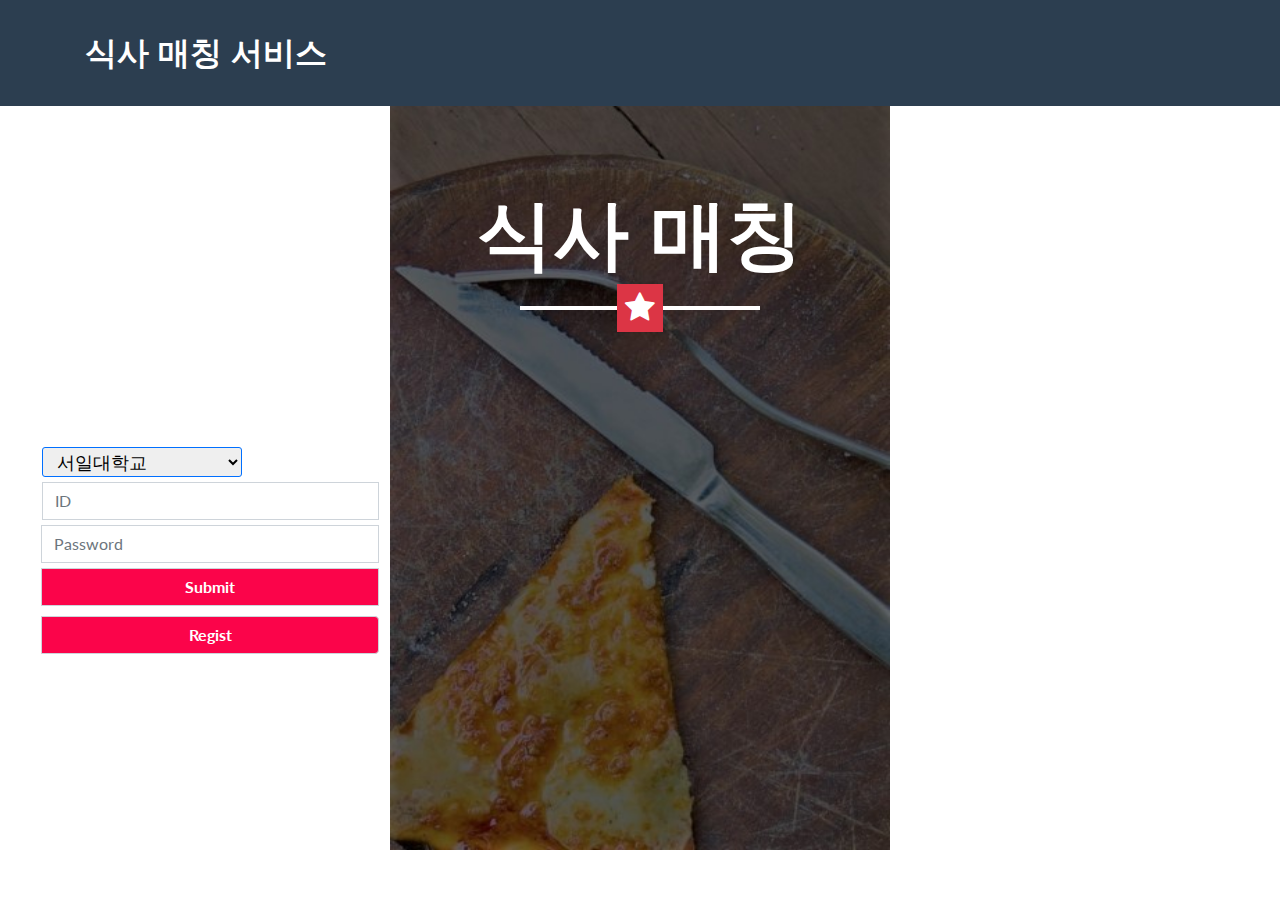
<file: index.html>
<!DOCTYPE html>
<html lang="en">

  <head>

    <meta charset="utf-8">
    <meta name="viewport" content="width=device-width, initial-scale=1, shrink-to-fit=no">
    <meta name="description" content="">
    <meta name="author" content="">

    <title>학교 별 식사 매칭 서비스</title>

    <!-- Bootstrap core CSS -->
    <link href="vendor/bootstrap/css/bootstrap.min.css" rel="stylesheet">
    <link href="css/login.css" rel="stylesheet">


    <!-- Custom fonts for this template -->
    <link href="vendor/font-awesome/css/font-awesome.min.css" rel="stylesheet" type="text/css">
    <link href="https://fonts.googleapis.com/css?family=Montserrat:400,700" rel="stylesheet" type="text/css">
    <link href="https://fonts.googleapis.com/css?family=Lato:400,700,400italic,700italic" rel="stylesheet" type="text/css">

    <!-- Plugin CSS -->
    <link href="vendor/magnific-popup/magnific-popup.css" rel="stylesheet" type="text/css">

    <!-- Custom styles for this template -->
    <link href="css/freelancer.min.css" rel="stylesheet">
    <style>
    body {
            background-image: url("img/food.jpg");
            background-repeat: no-repeat;
            background-size: 500px 800px;
            background-position: center;
    }

    </style>
  </head>

  <body id="page-top">

    <!-- Navigation -->
    <nav class="navbar navbar-expand-lg bg-secondary fixed-top text-uppercase" id="mainNav">
      <div class="container">
        <a class="navbar-brand js-scroll-trigger" href="index.html">식사 매칭 서비스</a>
      </div>
    </nav>

    <!-- Header -->
    <header class="masthead text-white text-center">
      <div class="container">
        <h1 class="text-uppercase mb-0">식사 매칭</h1>
        <hr class="star-light"></hr>
      </div>
    </header>
    <div class="row">
  		<div class="col-md-4 col-md-offset-4 text-center">
  			<div class="search-box">

  				<form action="" class="loginForm">

  					<div class="input-group">
              <select name="university">
                <option value="Seoil">서일대학교</option>
                <option value="Sejong">세종대학교</option>
              </select>
  						<input type="text" id="name" class="form-control" placeholder="ID">
  						<input type="password" id="paw" class="form-control" placeholder="Password">
  						<input type="button" id="submit" class="form-control" value="Submit" onClick="location.href='matching.html'">
              <input type="button" id="regist" class="form-control" value="Regist" onClick="location.href='registration.html'">
            </div>

        	</form>
  			</div>
  		</div>
    </div>

  	</div>
    <!-- Portfolio Grid Section -->

    <script


    <!-- Contact Section -->

    <!-- Footer -->



    <!-- Scroll to Top Button (Only visible on small and extra-small screen sizes) -->


    <!-- Bootstrap core JavaScript -->
    <script src="vendor/bootstrap/js/bootstrap.bundle.min.js"></script>

    <!-- Plugin JavaScript -->
    <script src="vendor/jquery-easing/jquery.easing.min.js"></script>
    <script src="vendor/magnific-popup/jquery.magnific-popup.min.js"></script>

    <!-- Contact Form JavaScript -->
    <script src="js/jqBootstrapValidation.js"></script>
    <script src="js/contact_me.js"></script>

    <!-- Custom scripts for this template -->
    <script src="js/freelancer.min.js"></script>
    <script src="js/login.js"></script>
    <script src="js/jquery-3.3.1.js"></script>


  </body>

</html>
</file>
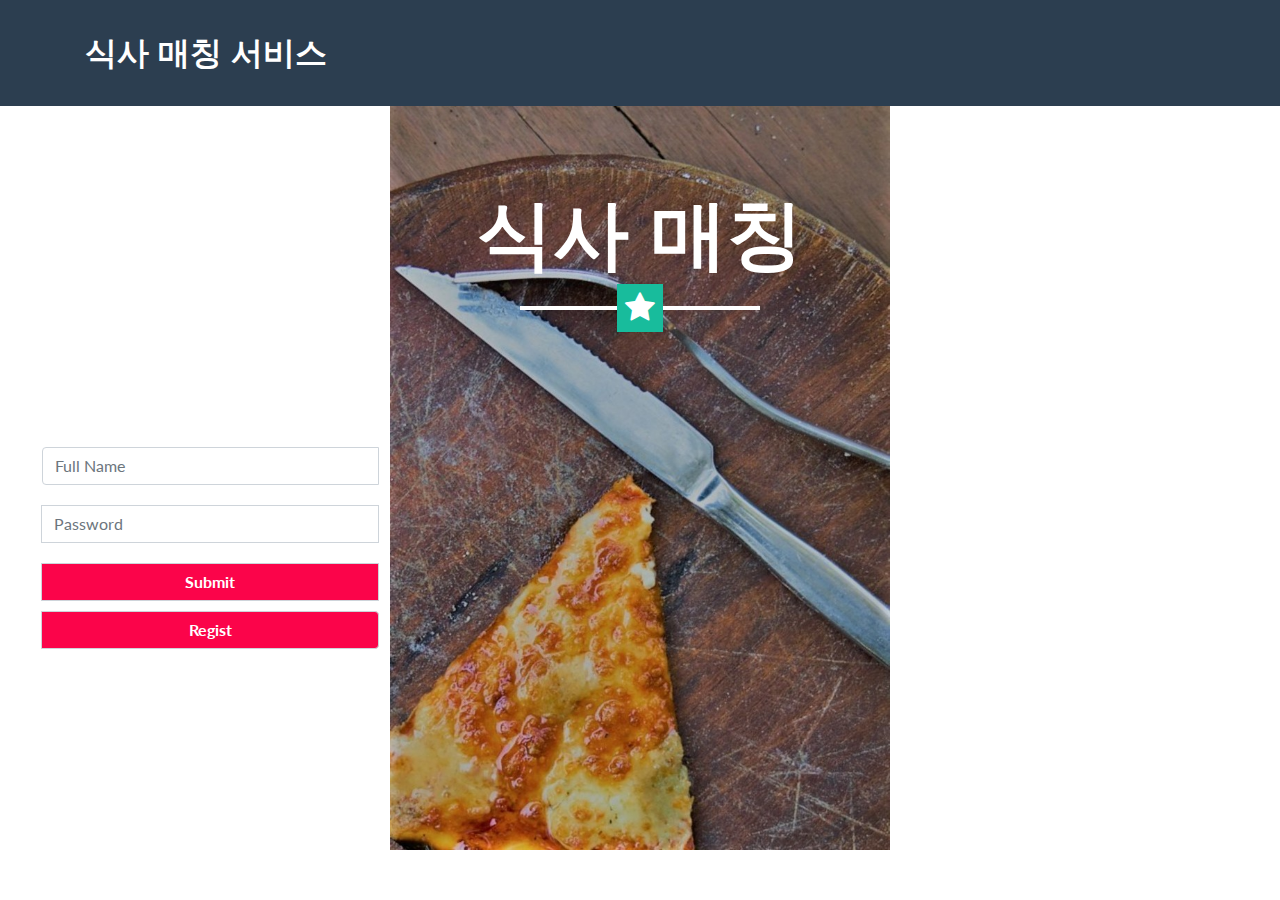
<file: copy/index.html>
<!DOCTYPE html>
<html lang="en">

  <head>

    <meta charset="utf-8">
    <meta name="viewport" content="width=device-width, initial-scale=1, shrink-to-fit=no">
    <meta name="description" content="">
    <meta name="author" content="">

    <title>학교 별 식사 매칭 서비스</title>

    <!-- Bootstrap core CSS -->
    <link href="vendor/bootstrap/css/bootstrap.min.css" rel="stylesheet">
    <link href="css/login.css" rel="stylesheet">


    <!-- Custom fonts for this template -->
    <link href="vendor/font-awesome/css/font-awesome.min.css" rel="stylesheet" type="text/css">
    <link href="https://fonts.googleapis.com/css?family=Montserrat:400,700" rel="stylesheet" type="text/css">
    <link href="https://fonts.googleapis.com/css?family=Lato:400,700,400italic,700italic" rel="stylesheet" type="text/css">

    <!-- Plugin CSS -->
    <link href="vendor/magnific-popup/magnific-popup.css" rel="stylesheet" type="text/css">

    <!-- Custom styles for this template -->
    <link href="css/freelancer.min.css" rel="stylesheet">
    <style>
    body {
            background-image: url("img/food.jpg");
            background-repeat: no-repeat;
            background-size: 500px 800px;
            background-position: center;
    }

    </style>
  </head>

  <body id="page-top">

    <!-- Navigation -->
    <nav class="navbar navbar-expand-lg bg-secondary fixed-top text-uppercase" id="mainNav">
      <div class="container">
        <a class="navbar-brand js-scroll-trigger" href="index.html">식사 매칭 서비스</a>
      </div>
    </nav>

    <!-- Header -->
    <header class="masthead text-white text-center">
      <div class="container">
        <h1 class="text-uppercase mb-0">식사 매칭</h1>
        <hr class="star-light"></hr>
      </div>
    </header>
    <div class="row">
  		<div class="col-md-4 col-md-offset-4 text-center">
  			<div class="search-box">

  				<form action="" class="loginForm">
  					<div class="input-group">
  						<input type="text" id="name" class="form-control" placeholder="Full Name">
  						<input type="password" id="paw" class="form-control" placeholder="Password">
  						<input type="submit" id="submit" class="form-control" value="Submit">
              <input type="submit" id="regist" class="form-control" value="Regist">
  					</div>
  				</form>
  			</div>
  		</div>
  		<div class="col-md-4">
  			<div class="aro-pswd_info">
  				<div id="pswd_info">
  					<h4>Password must be requirements</h4>
  					<ul>
  						<li id="letter" class="invalid">At least <strong>one letter</strong></li>
  						<li id="number" class="invalid">At least <strong>one number</strong></li>
  						<li id="length" class="invalid">Be at least <strong>8 characters</strong></li>
  						<li id="space" class="invalid">be<strong> use [~,!,@,#,$,%,^,&,*,-,=,.,;,']</strong></li>
  					</ul>
  				</div>
  			</div>
  		</div>
  	</div>
    <!-- Portfolio Grid Section -->



    <!-- Contact Section -->

    <!-- Footer -->



    <!-- Scroll to Top Button (Only visible on small and extra-small screen sizes) -->
    <div class="scroll-to-top d-lg-none position-fixed ">
      <a class="js-scroll-trigger d-block text-center text-white rounded" href="#page-top">
        <i class="fa fa-chevron-up"></i>
      </a>
    </div>

    <!-- Bootstrap core JavaScript -->
    <script src="vendor/bootstrap/js/bootstrap.bundle.min.js"></script>

    <!-- Plugin JavaScript -->
    <script src="vendor/jquery-easing/jquery.easing.min.js"></script>
    <script src="vendor/magnific-popup/jquery.magnific-popup.min.js"></script>

    <!-- Contact Form JavaScript -->
    <script src="js/jqBootstrapValidation.js"></script>
    <script src="js/contact_me.js"></script>

    <!-- Custom scripts for this template -->
    <script src="js/freelancer.min.js"></script>
    <script src="js/login.js"></script>
    <script src="js/jquery-3.3.1.js"></script>


  </body>

</html>
</file>
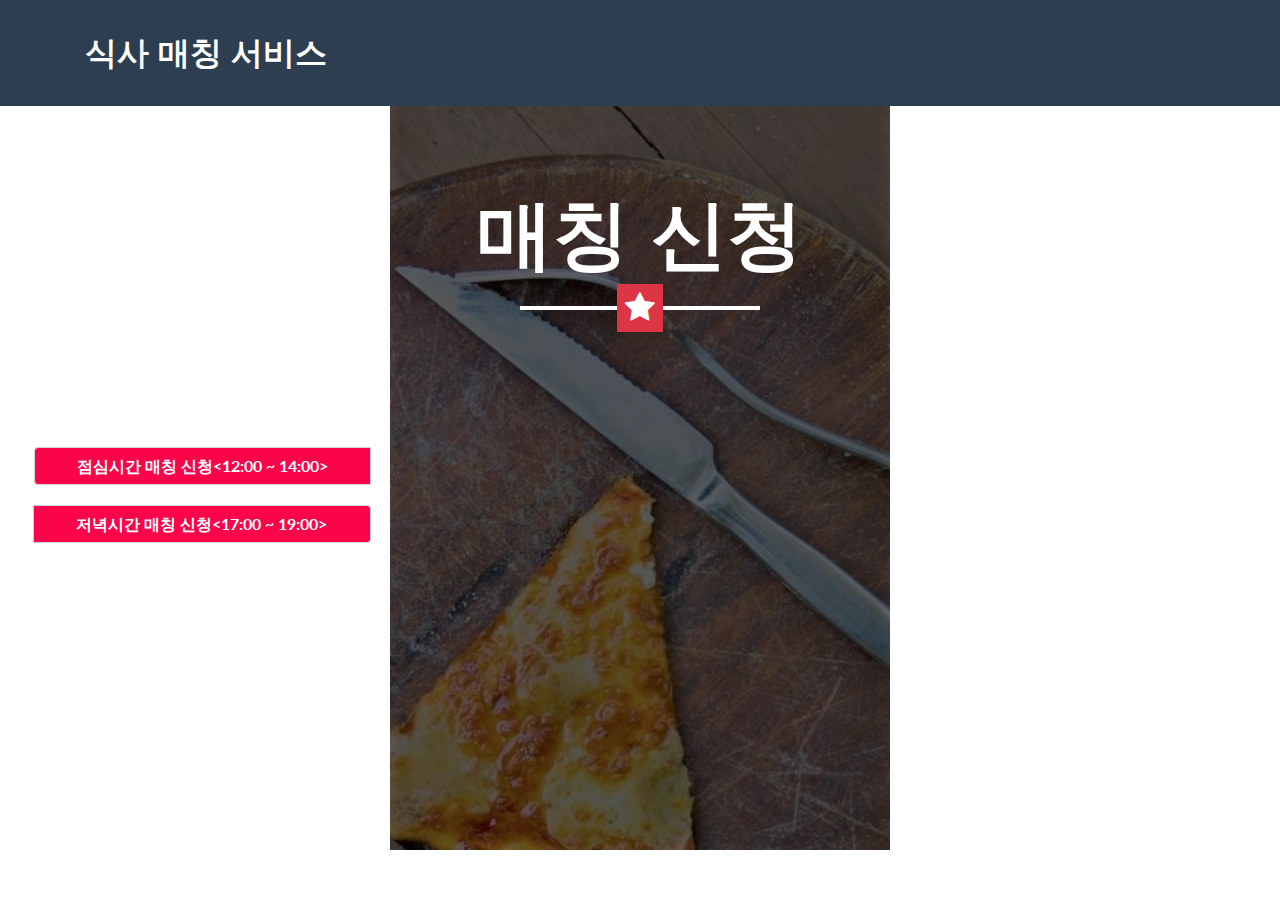
<file: matching.html>
<!DOCTYPE html>
<html lang="en">

  <head>

    <meta charset="utf-8">
    <meta name="viewport" content="width=device-width, initial-scale=1, shrink-to-fit=no">
    <meta name="description" content="">
    <meta name="author" content="">

    <title>학교 별 식사 매칭 서비스</title>

    <!-- Bootstrap core CSS -->
    <link href="vendor/bootstrap/css/bootstrap.min.css" rel="stylesheet">
    <link href="css/login.css" rel="stylesheet">


    <!-- Custom fonts for this template -->
    <link href="vendor/font-awesome/css/font-awesome.min.css" rel="stylesheet" type="text/css">
    <link href="https://fonts.googleapis.com/css?family=Montserrat:400,700" rel="stylesheet" type="text/css">
    <link href="https://fonts.googleapis.com/css?family=Lato:400,700,400italic,700italic" rel="stylesheet" type="text/css">

    <!-- Plugin CSS -->
    <link href="vendor/magnific-popup/magnific-popup.css" rel="stylesheet" type="text/css">

    <!-- Custom styles for this template -->
    <link href="css/freelancer.min.css" rel="stylesheet">
    <style>
    body {
            background-image: url("img/food.jpg");
            background-repeat: no-repeat;
            background-size: 500px 800px;
            background-position: center;
    }

    </style>
  </head>

  <body id="page-top">

    <!-- Navigation -->
    <nav class="navbar navbar-expand-lg bg-secondary fixed-top text-uppercase" id="mainNav">
      <div class="container">
        <a class="navbar-brand js-scroll-trigger" href="index.html">식사 매칭 서비스</a>
      </div>
    </nav>

    <!-- Header -->
    <header class="masthead text-white text-center">
      <div class="container">
        <h1 class="text-uppercase mb-0">매칭 신청</h1>
        <hr class="star-light"></hr>
      </div>
    </header>
    <div class="row">
  		<div class="col-md-4 col-md-offset-4 text-center">
  			<div class="search-box">

  				<form action="" class="matchingForm">

  					<div class="input-group">
  						<input type="button" id="Lunch" class="form-control" value="점심시간 매칭 신청<12:00 ~ 14:00>" onClick="location.href='recommend_jumbo.html'">
              <input type="button" id="Dinner" class="form-control" value="저녁시간 매칭 신청<17:00 ~ 19:00>" onClick="location.href='recommend_jumbo.html'">
            </div>

          </form>
  			</div>
  		</div>
    </div>

  	</div>
    <!-- Portfolio Grid Section -->



    <!-- Contact Section -->

    <!-- Footer -->



    <!-- Scroll to Top Button (Only visible on small and extra-small screen sizes) -->


    <!-- Bootstrap core JavaScript -->
    <script src="vendor/bootstrap/js/bootstrap.bundle.min.js"></script>

    <!-- Plugin JavaScript -->
    <script src="vendor/jquery-easing/jquery.easing.min.js"></script>
    <script src="vendor/magnific-popup/jquery.magnific-popup.min.js"></script>

    <!-- Contact Form JavaScript -->
    <script src="js/jqBootstrapValidation.js"></script>
    <script src="js/contact_me.js"></script>

    <!-- Custom scripts for this template -->
    <script src="js/freelancer.min.js"></script>
    <script src="js/login.js"></script>
    <script src="js/jquery-3.3.1.js"></script>


  </body>

</html>
</file>
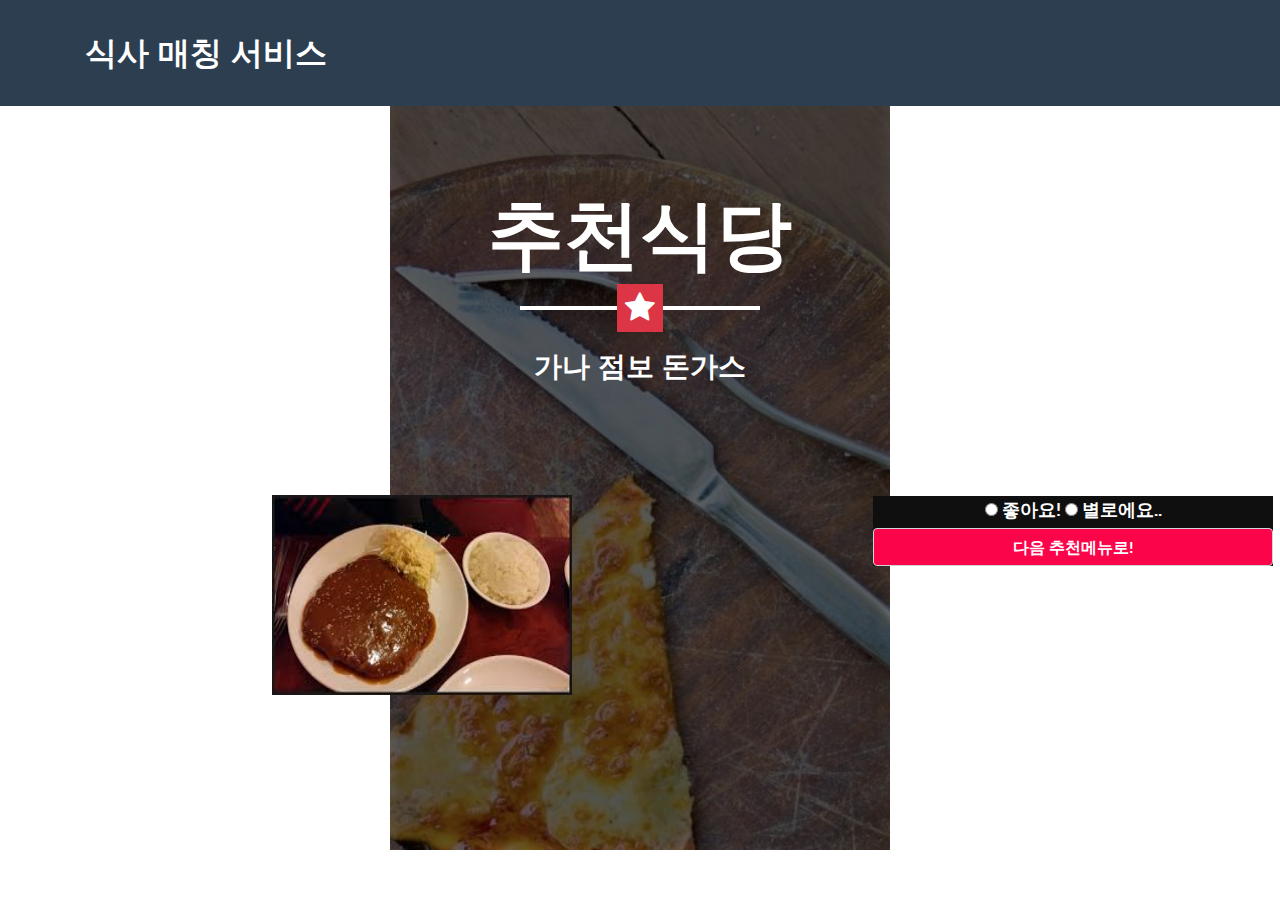
<file: recommend_jumbo.html>
<!DOCTYPE html>
<html lang="en">

<head>

  <meta charset="utf-8">
  <meta name="viewport" content="width=device-width, initial-scale=1, shrink-to-fit=no">
  <meta name="description" content="">
  <meta name="author" content="">

  <title>학교 별 식사 매칭 서비스</title>

  <!-- Bootstrap core CSS -->
  <link href="vendor/bootstrap/css/bootstrap.min.css" rel="stylesheet">
  <link href="css/login.css" rel="stylesheet">


  <!-- Custom fonts for this template -->
  <link href="vendor/font-awesome/css/font-awesome.min.css" rel="stylesheet" type="text/css">
  <link href="https://fonts.googleapis.com/css?family=Montserrat:400,700" rel="stylesheet" type="text/css">
  <link href="https://fonts.googleapis.com/css?family=Lato:400,700,400italic,700italic" rel="stylesheet" type="text/css">

  <!-- Plugin CSS -->
  <link href="vendor/magnific-popup/magnific-popup.css" rel="stylesheet" type="text/css">

  <!-- Custom styles for this template -->
  <link href="css/freelancer.min.css" rel="stylesheet">
  <link href="css/layer.css" rel="stylesheet">

  <style>
    body {
      background-image: url("img/food.jpg");
      background-repeat: no-repeat;
      background-size: 500px 800px;
      background-position: center;
    }
  </style>
</head>

<body id="page-top">

  <!-- Navigation -->
  <nav class="navbar navbar-expand-lg bg-secondary fixed-top text-uppercase" id="mainNav">
    <div class="container">
      <a class="navbar-brand js-scroll-trigger" href="index.html">식사 매칭 서비스</a>
    </div>
  </nav>

  <!-- Header -->
  <header class="masthead text-white text-center">
    <div class="container">
      <h1 class="text-uppercase mb-0">추천식당</h1>
      <hr class="star-light"></hr>
      <h3>가나 점보 돈가스</h4>

    </div>
  </header>
  <div class="row">
    <img src="img/jumbo.jpg" width="300", height="200" style="margin-left: auto; margin-right: auto; display: block;"/>



    <div class="col-md-4 col-md-offset-4 text-center">
      <div class="search-box">
        <form action="" class="recommend">
          <input type="radio" name="score" value="nice"> 좋아요!
          <input type="radio" name="score" value="bad"> 별로에요..
          <input type="button" id="next" class="form-control" value="다음 추천메뉴로!" onClick="location.href='recommend_moms.html'">
        </form>
        </div>
      </div>
    </div>
  </div>

  <!-- Portfolio Grid Section -->



  <!-- Contact Section -->

  <!-- Footer -->



  <!-- Scroll to Top Button (Only visible on small and extra-small screen sizes) -->
  <div class="scroll-to-top d-lg-none position-fixed ">


  <!-- Bootstrap core JavaScript -->
  <script src="vendor/bootstrap/js/bootstrap.bundle.min.js"></script>

  <!-- Plugin JavaScript -->
  <script src="vendor/jquery-easing/jquery.easing.min.js"></script>
  <script src="vendor/magnific-popup/jquery.magnific-popup.min.js"></script>

  <!-- Contact Form JavaScript -->
  <script src="js/jqBootstrapValidation.js"></script>
  <script src="js/contact_me.js"></script>

  <!-- Custom scripts for this template -->
  <script src="js/freelancer.min.js"></script>
  <script src="js/login.js"></script>
  <script src="js/jquery-3.3.1.js"></script>
  <script src="js/layer.js"></script>


</body>

</html>
</file>
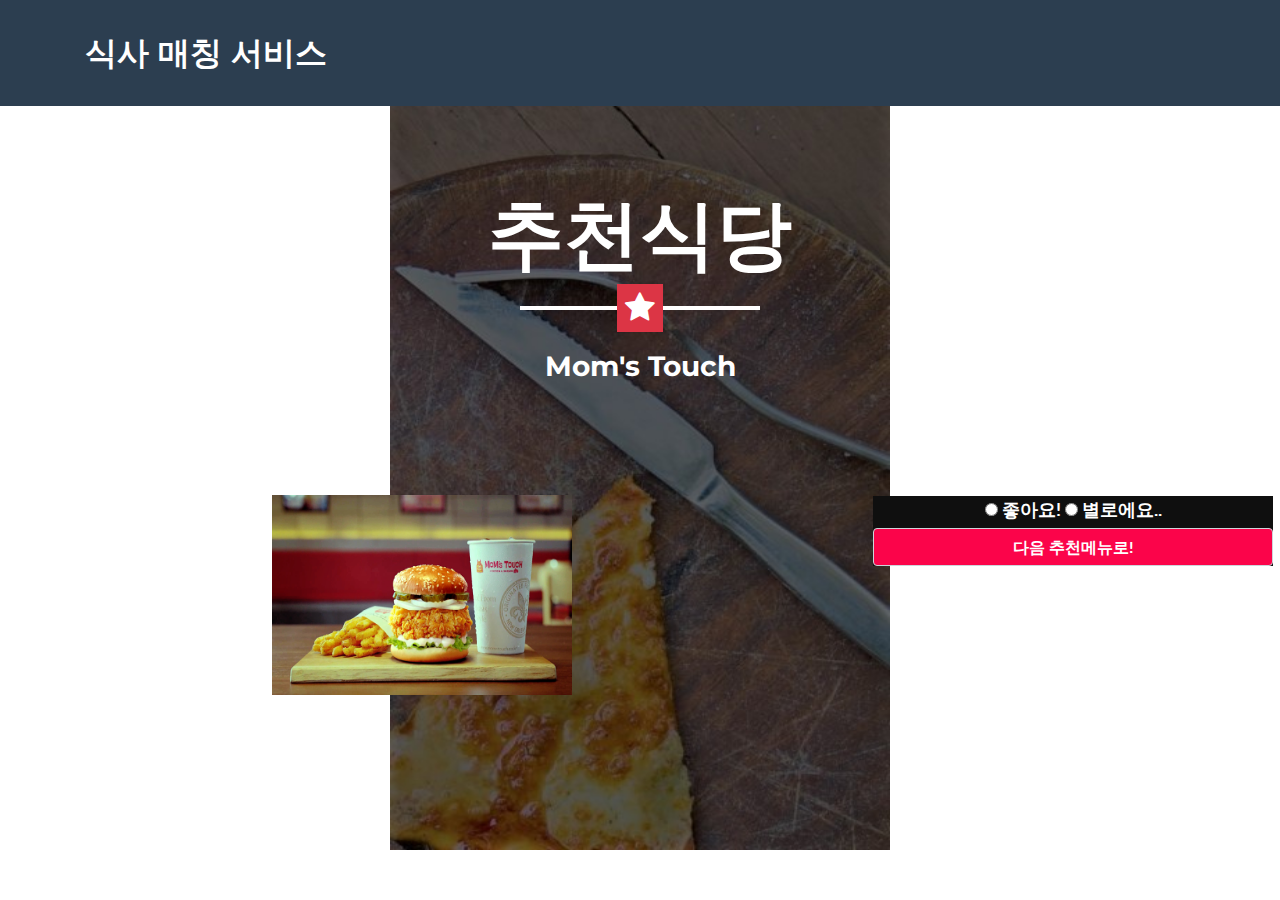
<file: recommend_moms.html>
<!DOCTYPE html>
<html lang="en">

<head>

  <meta charset="utf-8">
  <meta name="viewport" content="width=device-width, initial-scale=1, shrink-to-fit=no">
  <meta name="description" content="">
  <meta name="author" content="">

  <title>학교 별 식사 매칭 서비스</title>

  <!-- Bootstrap core CSS -->
  <link href="vendor/bootstrap/css/bootstrap.min.css" rel="stylesheet">
  <link href="css/login.css" rel="stylesheet">


  <!-- Custom fonts for this template -->
  <link href="vendor/font-awesome/css/font-awesome.min.css" rel="stylesheet" type="text/css">
  <link href="https://fonts.googleapis.com/css?family=Montserrat:400,700" rel="stylesheet" type="text/css">
  <link href="https://fonts.googleapis.com/css?family=Lato:400,700,400italic,700italic" rel="stylesheet" type="text/css">

  <!-- Plugin CSS -->
  <link href="vendor/magnific-popup/magnific-popup.css" rel="stylesheet" type="text/css">

  <!-- Custom styles for this template -->
  <link href="css/freelancer.min.css" rel="stylesheet">
  <link href="css/layer.css" rel="stylesheet">

  <style>
    body {
      background-image: url("img/food.jpg");
      background-repeat: no-repeat;
      background-size: 500px 800px;
      background-position: center;
    }
  </style>
</head>

<body id="page-top">

  <!-- Navigation -->
  <nav class="navbar navbar-expand-lg bg-secondary fixed-top text-uppercase" id="mainNav">
    <div class="container">
      <a class="navbar-brand js-scroll-trigger" href="index.html">식사 매칭 서비스</a>
    </div>
  </nav>

  <!-- Header -->
  <header class="masthead text-white text-center">
    <div class="container">
      <h1 class="text-uppercase mb-0">추천식당</h1>
      <hr class="star-light"></hr>
      <h3>Mom's Touch</h4>

    </div>
  </header>
  <div class="row">
    <img src="img/momstouch.png" width="300", height="200" style="margin-left: auto; margin-right: auto; display: block;"/>



    <div class="col-md-4 col-md-offset-4 text-center">
      <div class="search-box">

        <form action="" class="recommend">
          <input type="radio" name="score" value="nice"> 좋아요!
          <input type="radio" name="score" value="bad"> 별로에요..
          <input type="button" id="next" class="form-control" value="다음 추천메뉴로!" onClick="location.href='recommend_noodle.html'">

        </form>
        </div>
      </div>
    </div>

  </div>

  <!-- Portfolio Grid Section -->



  <!-- Contact Section -->

  <!-- Footer -->



  <!-- Scroll to Top Button (Only visible on small and extra-small screen sizes) -->
  <div class="scroll-to-top d-lg-none position-fixed ">


  <!-- Bootstrap core JavaScript -->
  <script src="vendor/bootstrap/js/bootstrap.bundle.min.js"></script>

  <!-- Plugin JavaScript -->
  <script src="vendor/jquery-easing/jquery.easing.min.js"></script>
  <script src="vendor/magnific-popup/jquery.magnific-popup.min.js"></script>

  <!-- Contact Form JavaScript -->
  <script src="js/jqBootstrapValidation.js"></script>
  <script src="js/contact_me.js"></script>

  <!-- Custom scripts for this template -->
  <script src="js/freelancer.min.js"></script>
  <script src="js/login.js"></script>
  <script src="js/jquery-3.3.1.js"></script>
  <script src="js/layer.js"></script>


</body>

</html>
</file>
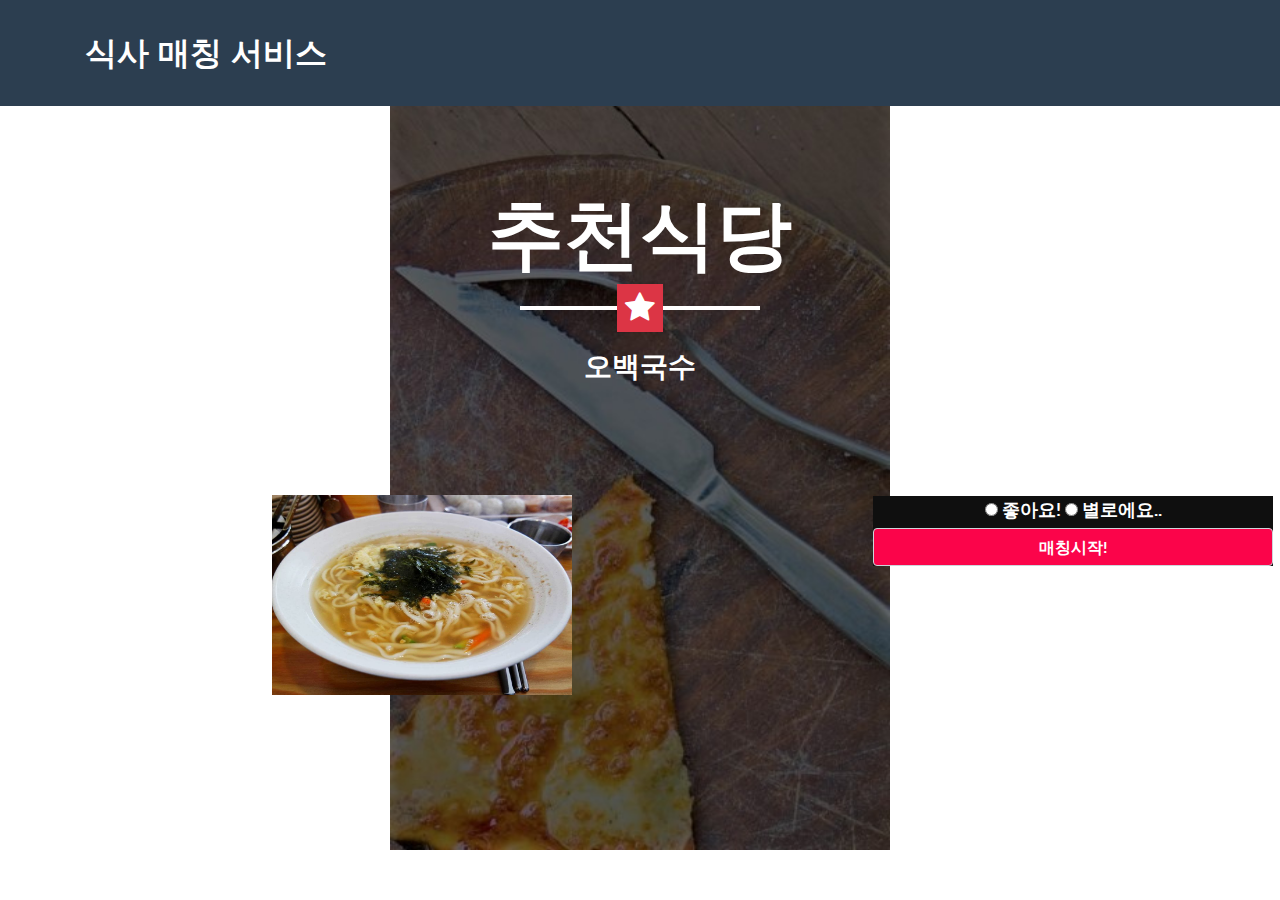
<file: recommend_noodle.html>
<!DOCTYPE html>
<html lang="en">

<head>

  <meta charset="utf-8">
  <meta name="viewport" content="width=device-width, initial-scale=1, shrink-to-fit=no">
  <meta name="description" content="">
  <meta name="author" content="">

  <title>학교 별 식사 매칭 서비스</title>

  <!-- Bootstrap core CSS -->
  <link href="vendor/bootstrap/css/bootstrap.min.css" rel="stylesheet">
  <link href="css/login.css" rel="stylesheet">


  <!-- Custom fonts for this template -->
  <link href="vendor/font-awesome/css/font-awesome.min.css" rel="stylesheet" type="text/css">
  <link href="https://fonts.googleapis.com/css?family=Montserrat:400,700" rel="stylesheet" type="text/css">
  <link href="https://fonts.googleapis.com/css?family=Lato:400,700,400italic,700italic" rel="stylesheet" type="text/css">

  <!-- Plugin CSS -->
  <link href="vendor/magnific-popup/magnific-popup.css" rel="stylesheet" type="text/css">

  <!-- Custom styles for this template -->
  <link href="css/freelancer.min.css" rel="stylesheet">
  <link href="css/layer.css" rel="stylesheet">

  <style>
    body {
      background-image: url("img/food.jpg");
      background-repeat: no-repeat;
      background-size: 500px 800px;
      background-position: center;
    }
  </style>
</head>

<body id="page-top">

  <!-- Navigation -->
  <nav class="navbar navbar-expand-lg bg-secondary fixed-top text-uppercase" id="mainNav">
    <div class="container">
      <a class="navbar-brand js-scroll-trigger" href="index.html">식사 매칭 서비스</a>
    </div>
  </nav>

  <!-- Header -->
  <header class="masthead text-white text-center">
    <div class="container">
      <h1 class="text-uppercase mb-0">추천식당</h1>
      <hr class="star-light"></hr>
      <h3>오백국수</h4>

    </div>
  </header>
  <div class="row">
    <img src="img/noodle.jpg" width="300", height="200" style="margin-left: auto; margin-right: auto; display: block;"/>



    <div class="col-md-4 col-md-offset-4 text-center">
      <div class="search-box">

        <form action="" class="recommend">
          <input type="radio" name="score" value="nice"> 좋아요!
          <input type="radio" name="score" value="bad"> 별로에요..
          <input type="button" id="complete" class="form-control" value="매칭시작!" onClick="complete.html'">

        </form>
        </div>
      </div>
    </div>

  </div>

  <!-- Portfolio Grid Section -->



  <!-- Contact Section -->

  <!-- Footer -->



  <!-- Scroll to Top Button (Only visible on small and extra-small screen sizes) -->
  <div class="scroll-to-top d-lg-none position-fixed ">


  <!-- Bootstrap core JavaScript -->
  <script src="vendor/bootstrap/js/bootstrap.bundle.min.js"></script>

  <!-- Plugin JavaScript -->
  <script src="vendor/jquery-easing/jquery.easing.min.js"></script>
  <script src="vendor/magnific-popup/jquery.magnific-popup.min.js"></script>

  <!-- Contact Form JavaScript -->
  <script src="js/jqBootstrapValidation.js"></script>
  <script src="js/contact_me.js"></script>

  <!-- Custom scripts for this template -->
  <script src="js/freelancer.min.js"></script>
  <script src="js/login.js"></script>
  <script src="js/jquery-3.3.1.js"></script>
  <script src="js/layer.js"></script>


</body>

</html>
</file>
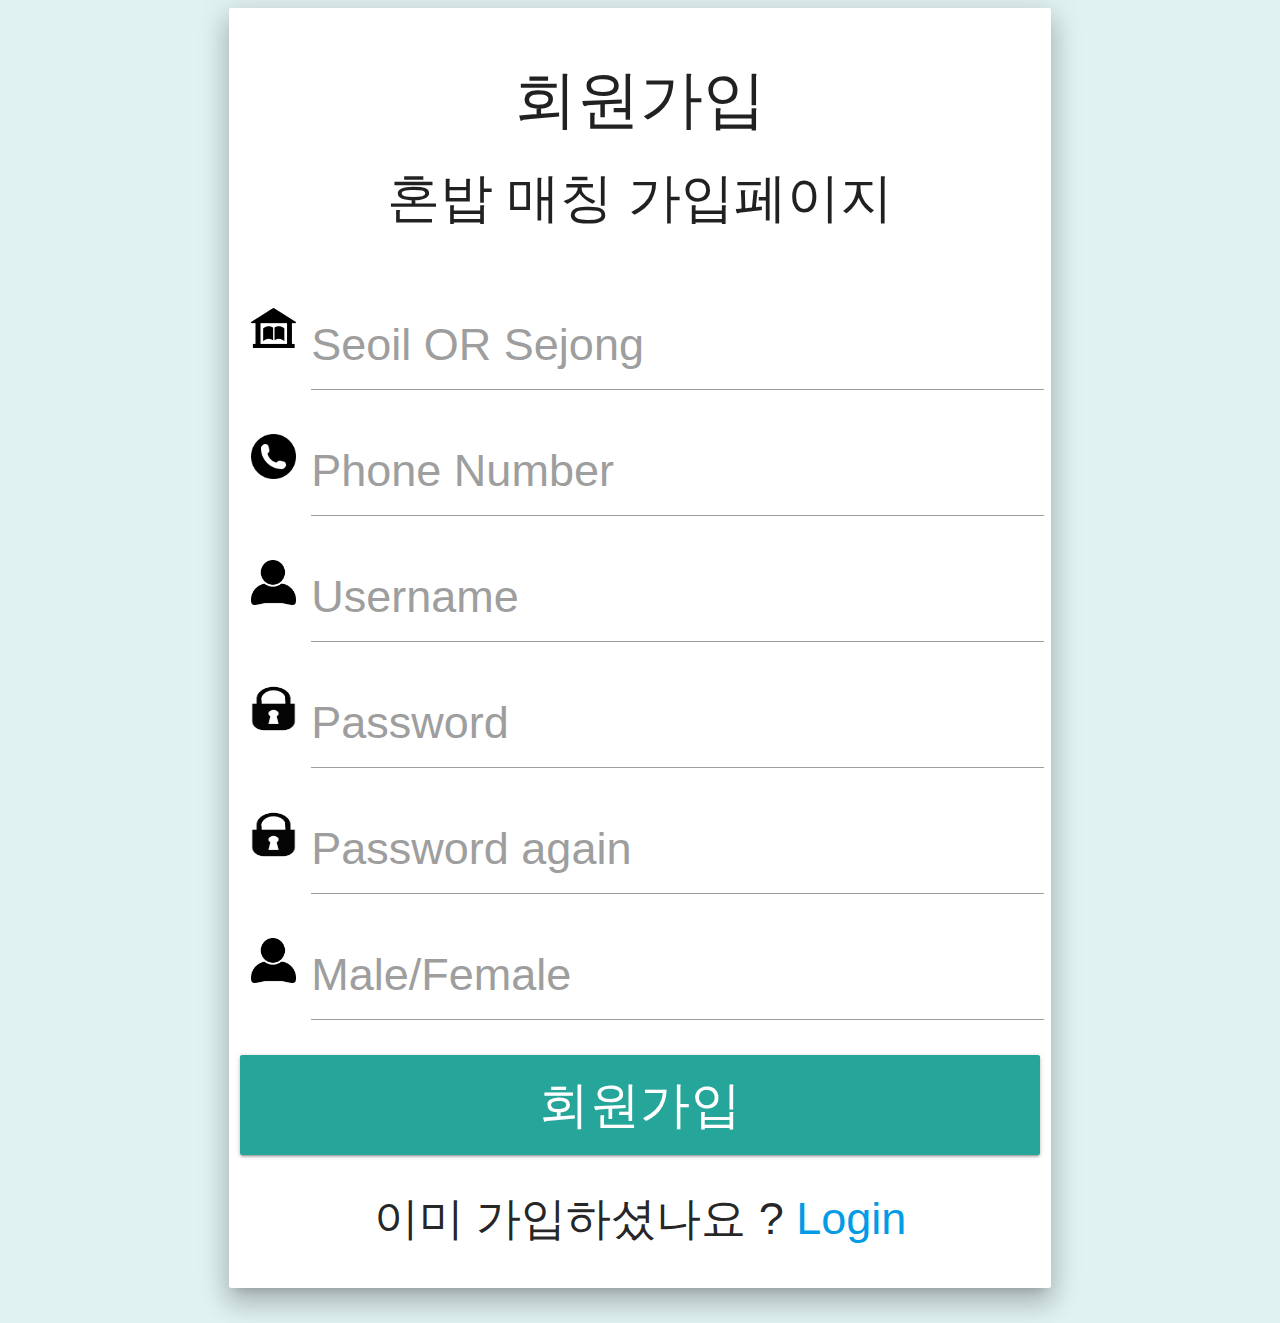
<file: registration.html>
<!DOCTYPE html>

<head>
  <link href="css/regist.css" rel="stylesheet" type="text/css">
  <link href="css/materialize.css" rel="stylesheet" type="text/css">
  <link href="css/materialize.min.css" rel="stylesheet" type="text/css">
</head>
<title>혼밥 매칭 회원가입</title>

<body>

  <div id="login-page" class="row">
    <div class="col s12 z-depth-4 card-panel">
      <form class="login-form">
        <div class="row">
          <div class="input-field col s12 center">
            <h1>회원가입</h1>
            <h2 class="center">혼밥 매칭 가입페이지</h2>
          </div>
        </div>

        <div class="row margin">
          <div class="input-field col s12">
            <!-- <i class="mdi-social-person-outline prefix"></i> -->
            <i class="material-icons prefix">
              <img src="img/school.png" width="45" height="40">
            </i>
            <input id="University" name="University" type="text" style="cursor: auto;" />
            <label for="University">Seoil OR Sejong</label>
          </div>
        </div>

        <div class="row margin">
          <div class="input-field col s12">
            <!-- <i class="mdi-social-person-outline prefix"></i> -->
            <i class="material-icons prefix">
              <img src="img/mobile.png" width="45" height="45">
            </i>
            <input id="mobile" name="mobile" type="text" style="cursor: auto;" />
            <label for="mobile">Phone Number</label>
          </div>
        </div>

        <div class="row margin">
          <div class="input-field col s12">
            <!-- <i class="mdi-social-person-outline prefix"></i> -->
            <i class="material-icons prefix">
		          <img src="img/user.png" width="45" height="45">
            </i>
            <input id="username" name="username" type="text" />
            <label for="username">Username</label>
          </div>
        </div>

        <div class="row margin">
          <div class="input-field col s12">
            <!-- <i class="mdi-action-lock-outline prefix"></i> -->
            <i class="material-icons prefix">
              <img src="img/lock.png" width="45" height="45">
            </i>
            <input id="password" name="password" type="password" />
            <label for="password">Password</label>
          </div>
        </div>

        <div class="row margin">
          <div class="input-field col s12">
            <!-- <i class="mdi-action-lock-outline prefix"></i> -->
            <i class="material-icons prefix">
              <img src="img/lock.png" width="45" height="45">
            </i>
            <input id="password_a" name="cpassword" type="password" />
            <label for="password_a">Password again</label>
          </div>
        </div>

        <div class="row margin">
          <div class="input-field col s12">
            <!-- <i class="mdi-social-person-outline prefix"></i> -->
            <i class="material-icons prefix">
		          <img src="img/user.png" width="45" height="45">
            </i>
            <input id="sex" name="sex" type="text" />
            <label for="sex">Male/Female</label>
          </div>
        </div>

        <div class="row">
          <div class="input-field col s12">
            <button type="button" class="btn waves-effect waves-light col s12" onClick="location.href='index.html'">회원가입</button>

          </div>
          <div class="input-field col s12">
            <p class="margin center medium-small sign-up">이미 가입하셨나요 ? <a href="index.html">Login</a></p>
          </div>
        </div>

      </form>
    </div>
  </div>
  <!--  <script src="js/regist.js"></script> -->
  <script src="js/materialize.js"></script>
  <script src="js/materialize.min.js"></script>

</body>
</file>
<file: css/login.css>
/* Base CSS */
.alignleft {
    float: left;
    margin-right: 15px;
}
.alignright {
    float: right;
    margin-left: 15px;
}
.aligncenter {
    display: block;
    margin: 0 auto 15px;
}
a:focus { outline: 0 solid }

.fix { overflow: hidden }
h1,
h2,
h3,
h4,
h5,
h6 {
    margin: 0 0 15px;
    font-weight: 700;
}
html,
body { height: 100% }

a {
    -moz-transition: 0.3s;
    -o-transition: 0.3s;
    -webkit-transition: 0.3s;
    transition: 0.3s;
    color: #333;
}
a:hover { text-decoration: none }



.search-box{margin:1px auto;position:absolute;}

.caption{margin-bottom:50px;}
select {
    width: 200px;
    height: 30px;
    padding-left: 10px;
    font-size: 18px;
    border: 1px solid #006fff;
    border-radius: 3px;
    margin-bottom: 5px;
}
.recommend {
  background-color: #0f0f0f;
  color: #ffffff;
  width:100%;
  width: 400px;
  margin: 0 auto;
  font-size: 18px;
  font-weight: bold;

}

.recommend input[type=button]{
  width:100%;
	background:#fb044a;
	color:#fff;
	font-weight:700;
  margin-top: 5px;
  margin-bottom:20px;
}
.matchingForm{
  margin-left:8%;
  width:80%;
}
.matchingForm input[type=button]{
  width:100%;
	background:#fb044a;
	color:#fff;
	font-weight:700;
  margin-bottom:20px;

}
.loginForm{
  margin-left:10%;
  width:80%;
}

.loginForm input[type=text], .loginForm input[type=password]{
  width:100%;
	margin-bottom:5px;
}
.loginForm input[type=button]{
  width:100%;
	background:#fb044a;
	color:#fff;
	font-weight:700;
  margin-bottom:10px;

}


#pswd_info {
	background: #dfdfdf none repeat scroll 0 0;
	color: #fff;
	left: 20px;
	position: absolute;
	top: 115px;
}
#pswd_info h4{
    background: black none repeat scroll 0 0;
    display: block;
    font-size: 14px;
    letter-spacing: 0;
    padding: 17px 0;
    text-align: center;
    text-transform: uppercase;
}
#pswd_info ul {
    list-style: outside none none;
}
#pswd_info ul li {
   padding: 10px 45px;
}



.valid {
	background: rgba(0, 0, 0, 0) url("https://s19.postimg.org/vq43s2wib/valid.png") no-repeat scroll 2px 6px;
	color: green;
	line-height: 21px;
	padding-left: 22px;
}

.invalid {
	background: rgba(0, 0, 0, 0) url("https://s19.postimg.org/olmaj1p8z/invalid.png") no-repeat scroll 2px 6px;
	color: red;
	line-height: 21px;
	padding-left: 22px;
}


#pswd_info::before {
    background: #dfdfdf none repeat scroll 0 0;
    content: "";
    height: 25px;
    left: -13px;
    margin-top: -12.5px;
    position: absolute;
    top: 50%;
    transform: rotate(45deg);
    width: 25px;
}
#pswd_info {
    display:none;
}
</file>
<file: copy/css/login.css>
/* Base CSS */
.alignleft {
    float: left;
    margin-right: 15px;
}
.alignright {
    float: right;
    margin-left: 15px;
}
.aligncenter {
    display: block;
    margin: 0 auto 15px;
}
a:focus { outline: 0 solid }
img {
    max-width: 100%;
    height: auto;
}
.fix { overflow: hidden }
h1,
h2,
h3,
h4,
h5,
h6 {
    margin: 0 0 15px;
    font-weight: 700;
}
html,
body { height: 100% }

a {
    -moz-transition: 0.3s;
    -o-transition: 0.3s;
    -webkit-transition: 0.3s;
    transition: 0.3s;
    color: #333;
}
a:hover { text-decoration: none }



.search-box{margin:1px auto;position:absolute;}
.caption{margin-bottom:50px;}
.loginForm{
  margin-left:10%;
  width:80%;
}
.loginForm input[type=text], .loginForm input[type=password]{
  width:100%;
	margin-bottom:20px;
}
.loginForm input[type=submit]{
  width:100%;
	background:#fb044a;
	color:#fff;
	font-weight:700;
  margin-bottom:10px;

}


#pswd_info {
	background: #dfdfdf none repeat scroll 0 0;
	color: #fff;
	left: 20px;
	position: absolute;
	top: 115px;
}
#pswd_info h4{
    background: black none repeat scroll 0 0;
    display: block;
    font-size: 14px;
    letter-spacing: 0;
    padding: 17px 0;
    text-align: center;
    text-transform: uppercase;
}
#pswd_info ul {
    list-style: outside none none;
}
#pswd_info ul li {
   padding: 10px 45px;
}



.valid {
	background: rgba(0, 0, 0, 0) url("https://s19.postimg.org/vq43s2wib/valid.png") no-repeat scroll 2px 6px;
	color: green;
	line-height: 21px;
	padding-left: 22px;
}

.invalid {
	background: rgba(0, 0, 0, 0) url("https://s19.postimg.org/olmaj1p8z/invalid.png") no-repeat scroll 2px 6px;
	color: red;
	line-height: 21px;
	padding-left: 22px;
}


#pswd_info::before {
    background: #dfdfdf none repeat scroll 0 0;
    content: "";
    height: 25px;
    left: -13px;
    margin-top: -12.5px;
    position: absolute;
    top: 50%;
    transform: rotate(45deg);
    width: 25px;
}
#pswd_info {
    display:none;
}
</file>
<file: css/layer.css>
.pop-layer .pop-container {
  padding: 20px 25px;
}

.pop-layer p.ctxt {
  color: #666;
  line-height: 25px;
}

.pop-layer .btn-r {
  width: 100%;
  margin: 10px 0 20px;
  padding-top: 10px;
  border-top: 1px solid #DDD;
  text-align: right;
}

.pop-layer {
  display: none;
  position: absolute;
  top: 50%;
  left: 50%;
  width: 410px;
  height: auto;
  background-color: #fff;
  border: 5px solid #3571B5;
  z-index: 10;
}

.dim-layer {
  display: none;
  position: fixed;
  _position: absolute;
  top: 0;
  left: 0;
  width: 100%;
  height: 100%;
  z-index: 100;
}

.dim-layer .dimBg {
  position: absolute;
  top: 0;
  left: 0;
  width: 100%;
  height: 100%;
  background: #000;
  opacity: .5;
  filter: alpha(opacity=50);
}

.dim-layer .pop-layer {
  display: block;
}

a.btn-layerClose {
  display: inline-block;
  height: 25px;
  padding: 0 14px 0;
  border: 1px solid #304a8a;
  background-color: #3f5a9d;
  font-size: 13px;
  color: #fff;
  line-height: 25px;
}

a.btn-layerClose:hover {
  border: 1px solid #091940;
  background-color: #1f326a;
  color: #fff;
}
</file>
<file: css/regist.css>
body{
    display: table-cell;
    vertical-align: middle;
    background-color: #e0f2f1 !important;
}

html {
    display: table;
    margin: auto;
}

html, body {
    height: 100%;
}

.medium-small {
    font-size: 3rem;
    margin: 0;
    padding: 0;
}

.login-form {
    width: 800px;
    height: 1280px;
}

.login-form-text {
    text-transform: uppercase;
    letter-spacing: 2px;
    font-size: 0.8rem;
}

.login-text {
    margin-top: -6px;
    margin-left: -6px !important;
}

.margin {
    margin: 0 !important;
}

.pointer-events {
    pointer-events: auto !important;
}

.input-field >.material-icons  {
    padding-top:1px;
}

.input-field div.error{
    position: relative;
    top: -1rem;
    left: 3rem;
    font-size: 6rem;
    color:#FF4081;
    -webkit-transform: translateY(0%);
    -ms-transform: translateY(0%);
    -o-transform: translateY(0%);
    transform: translateY(0%);
}
</file>
<file: css/freelancer.min.css>
body {
  font-family: Lato
}

h1, h2, h3, h4, h5, h6 {
  font-weight: 700;
  font-family: Montserrat
}

hr.star-dark, hr.star-light {
  max-width: 15rem;
  padding: 0;
  text-align: center;
  border: none;
  border-top: solid .25rem;
  margin-top: 2.5rem;
  margin-bottom: 2.5rem
}

hr.star-dark:after, hr.star-light:after {
  position: relative;
  top: -.8em;
  display: inline-block;
  padding: 0 .25em;
  content: '\f005';
  font-family: FontAwesome;
  font-size: 2em
}

hr.star-light {
  border-color: #fff
}

hr.star-light:after {
  color: #fff;
  background-color: #dc3545
}

hr.star-dark {
  border-color: #2c3e50
}

hr.star-dark:after {
  color: #2c3e50;
  background-color: #fff
}

section {
  padding: 6rem 0
}

section h2 {
  font-size: 2.25rem;
  line-height: 2rem
}

@media (min-width:992px) {
  section h2 {
    font-size: 3rem;
    line-height: 2.5rem
  }
}

.btn-xl {
  padding: 1rem 1.75rem;
  font-size: 1.25rem
}

.btn-social {
  width: 3.25rem;
  height: 3.25rem;
  font-size: 1.25rem;
  line-height: 2rem
}

.scroll-to-top {
  z-index: 1042;
  right: 1rem;
  bottom: 1rem;
  display: none
}

.scroll-to-top a {
  width: 3.5rem;
  height: 3.5rem;
  background-color: rgba(33, 37, 41, .5);
  line-height: 3.1rem
}

#mainNav {
  padding-top: 1rem;
  padding-bottom: 1rem;
  font-weight: 700;
  font-family: Montserrat
}

#mainNav .navbar-brand {
  color: #fff
}

#mainNav .navbar-nav {
  margin-top: 1rem;
  letter-spacing: .0625rem
}

#mainNav .navbar-nav li.nav-item a.nav-link {
  color: #fff
}

#mainNav .navbar-nav li.nav-item a.nav-link:hover {
  color: #18bc9c
}

#mainNav .navbar-nav li.nav-item a.nav-link:active, #mainNav .navbar-nav li.nav-item a.nav-link:focus {
  color: #fff
}

#mainNav .navbar-nav li.nav-item a.nav-link.active {
  color: #18bc9c
}

#mainNav .navbar-toggler {
  font-size: 80%;
  padding: .8rem
}

@media (min-width:992px) {
  #mainNav {
    padding-top: 1.5rem;
    padding-bottom: 1.5rem;
    -webkit-transition: padding-top .3s, padding-bottom .3s;
    -moz-transition: padding-top .3s, padding-bottom .3s;
    transition: padding-top .3s, padding-bottom .3s
  }
  #mainNav .navbar-brand {
    font-size: 2em;
    -webkit-transition: font-size .3s;
    -moz-transition: font-size .3s;
    transition: font-size .3s
  }
  #mainNav .navbar-nav {
    margin-top: 0
  }
  #mainNav .navbar-nav>li.nav-item>a.nav-link.active {
    color: #fff;
    background: #18bc9c
  }
  #mainNav .navbar-nav>li.nav-item>a.nav-link.active:active, #mainNav .navbar-nav>li.nav-item>a.nav-link.active:focus, #mainNav .navbar-nav>li.nav-item>a.nav-link.active:hover {
    color: #fff;
    background: #18bc9c
  }
  #mainNav.navbar-shrink {
    padding-top: .5rem;
    padding-bottom: .5rem
  }
  #mainNav.navbar-shrink .navbar-brand {
    font-size: 1.5em
  }
}

header.masthead {
  padding-top: calc(4rem + 72px);
  padding-bottom: 1rem;
}

header.masthead h1 {
  font-size: 3rem;
  line-height: 3rem
}

header.masthead h2 {
  font-size: 1.3rem;
  font-family: Lato
}

@media (min-width:992px) {
  header.masthead {
    padding-top: calc(6rem + 106px);
    padding-bottom: 6rem
  }
  header.masthead h1 {
    font-size: 4.75em;
    line-height: 4rem
  }
  header.masthead h2 {
    font-size: 1.75em
  }
}

.portfolio {
  margin-bottom: -15px
}

.portfolio .portfolio-item {
  position: relative;
  display: block;
  max-width: 25rem;
  margin-bottom: 15px
}

.portfolio .portfolio-item .portfolio-item-caption {
  -webkit-transition: all ease .5s;
  -moz-transition: all ease .5s;
  transition: all ease .5s;
  opacity: 0;
  background-color: rgba(24, 188, 156, .9)
}

.portfolio .portfolio-item .portfolio-item-caption:hover {
  opacity: 1
}

.portfolio .portfolio-item .portfolio-item-caption .portfolio-item-caption-content {
  font-size: 1.5rem
}

@media (min-width:576px) {
  .portfolio {
    margin-bottom: -30px
  }
  .portfolio .portfolio-item {
    margin-bottom: 30px
  }
}

.portfolio-modal .portfolio-modal-dialog {
  padding: 3rem 1rem;
  min-height: calc(100vh - 2rem);
  margin: 1rem calc(1rem - 8px);
  position: relative;
  z-index: 2;
  -moz-box-shadow: 0 0 3rem 1rem rgba(0, 0, 0, .5);
  -webkit-box-shadow: 0 0 3rem 1rem rgba(0, 0, 0, .5);
  box-shadow: 0 0 3rem 1rem rgba(0, 0, 0, .5)
}

.portfolio-modal .portfolio-modal-dialog .close-button {
  position: absolute;
  top: 2rem;
  right: 2rem
}

.portfolio-modal .portfolio-modal-dialog .close-button i {
  line-height: 38px
}

.portfolio-modal .portfolio-modal-dialog h2 {
  font-size: 2rem
}

@media (min-width:768px) {
  .portfolio-modal .portfolio-modal-dialog {
    min-height: 100vh;
    padding: 5rem;
    margin: 3rem calc(3rem - 8px)
  }
  .portfolio-modal .portfolio-modal-dialog h2 {
    font-size: 3rem
  }
}

.floating-label-form-group {
  position: relative;
  border-bottom: 1px solid #e9ecef
}

.floating-label-form-group input, .floating-label-form-group textarea {
  font-size: 1.5em;
  position: relative;
  z-index: 1;
  padding-right: 0;
  padding-left: 0;
  resize: none;
  border: none;
  border-radius: 0;
  background: 0 0;
  box-shadow: none !important
}

.floating-label-form-group label {
  font-size: .85em;
  line-height: 1.764705882em;
  position: relative;
  z-index: 0;
  top: 2em;
  display: block;
  margin: 0;
  -webkit-transition: top .3s ease, opacity .3s ease;
  -moz-transition: top .3s ease, opacity .3s ease;
  -ms-transition: top .3s ease, opacity .3s ease;
  transition: top .3s ease, opacity .3s ease;
  vertical-align: middle;
  vertical-align: baseline;
  opacity: 0
}

.floating-label-form-group:not(:first-child) {
  padding-left: 14px;
  border-left: 1px solid #e9ecef
}

.floating-label-form-group-with-value label {
  top: 0;
  opacity: 1
}

.floating-label-form-group-with-focus label {
  color: #18bc9c
}

form .row:first-child .floating-label-form-group {
  border-top: 1px solid #e9ecef
}

.footer {
  padding-top: 5rem;
  padding-bottom: 5rem;
  background-color: #2c3e50;
  color: #fff
}

.copyright {
  background-color: #1a252f
}

a {
  color: #18bc9c
}

a:active, a:focus, a:hover {
  color: #128f76
}

.btn {
  border-width: 2px
}

.bg-primary {
  background-color: #18bc9c !important
}

.bg-secondary {
  background-color: #2c3e50 !important
}

.text-primary {
  color: #18bc9c !important
}

.text-secondary {
  color: #2c3e50 !important
}

.btn-primary {
  background-color: #18bc9c;
  border-color: #18bc9c
}

.btn-primary:active, .btn-primary:focus, .btn-primary:hover {
  background-color: #128f76;
  border-color: #128f76
}

.btn-secondary {
  background-color: #2c3e50;
  border-color: #2c3e50
}

.btn-secondary:active, .btn-secondary:focus, .btn-secondary:hover {
  background-color: #1a252f;
  border-color: #1a252f
}
</file>
<file: copy/css/freelancer.min.css>
body{font-family:Lato}h1,h2,h3,h4,h5,h6{font-weight:700;font-family:Montserrat}hr.star-dark,hr.star-light{max-width:15rem;padding:0;text-align:center;border:none;border-top:solid .25rem;margin-top:2.5rem;margin-bottom:2.5rem}hr.star-dark:after,hr.star-light:after{position:relative;top:-.8em;display:inline-block;padding:0 .25em;content:'\f005';font-family:FontAwesome;font-size:2em}hr.star-light{border-color:#fff}hr.star-light:after{color:#fff;background-color:#18bc9c}hr.star-dark{border-color:#2c3e50}hr.star-dark:after{color:#2c3e50;background-color:#fff}section{padding:6rem 0}section h2{font-size:2.25rem;line-height:2rem}@media (min-width:992px){section h2{font-size:3rem;line-height:2.5rem}}.btn-xl{padding:1rem 1.75rem;font-size:1.25rem}.btn-social{width:3.25rem;height:3.25rem;font-size:1.25rem;line-height:2rem}.scroll-to-top{z-index:1042;right:1rem;bottom:1rem;display:none}.scroll-to-top a{width:3.5rem;height:3.5rem;background-color:rgba(33,37,41,.5);line-height:3.1rem}#mainNav{padding-top:1rem;padding-bottom:1rem;font-weight:700;font-family:Montserrat}#mainNav .navbar-brand{color:#fff}#mainNav .navbar-nav{margin-top:1rem;letter-spacing:.0625rem}#mainNav .navbar-nav li.nav-item a.nav-link{color:#fff}#mainNav .navbar-nav li.nav-item a.nav-link:hover{color:#18bc9c}#mainNav .navbar-nav li.nav-item a.nav-link:active,#mainNav .navbar-nav li.nav-item a.nav-link:focus{color:#fff}#mainNav .navbar-nav li.nav-item a.nav-link.active{color:#18bc9c}#mainNav .navbar-toggler{font-size:80%;padding:.8rem}@media (min-width:992px){#mainNav{padding-top:1.5rem;padding-bottom:1.5rem;-webkit-transition:padding-top .3s,padding-bottom .3s;-moz-transition:padding-top .3s,padding-bottom .3s;transition:padding-top .3s,padding-bottom .3s}#mainNav .navbar-brand{font-size:2em;-webkit-transition:font-size .3s;-moz-transition:font-size .3s;transition:font-size .3s}#mainNav .navbar-nav{margin-top:0}#mainNav .navbar-nav>li.nav-item>a.nav-link.active{color:#fff;background:#18bc9c}#mainNav .navbar-nav>li.nav-item>a.nav-link.active:active,#mainNav .navbar-nav>li.nav-item>a.nav-link.active:focus,#mainNav .navbar-nav>li.nav-item>a.nav-link.active:hover{color:#fff;background:#18bc9c}#mainNav.navbar-shrink{padding-top:.5rem;padding-bottom:.5rem}#mainNav.navbar-shrink .navbar-brand{font-size:1.5em}}header.masthead{padding-top:calc(6rem + 72px);padding-bottom:6rem}header.masthead h1{font-size:3rem;line-height:3rem}header.masthead h2{font-size:1.3rem;font-family:Lato}@media (min-width:992px){header.masthead{padding-top:calc(6rem + 106px);padding-bottom:6rem}header.masthead h1{font-size:4.75em;line-height:4rem}header.masthead h2{font-size:1.75em}}.portfolio{margin-bottom:-15px}.portfolio .portfolio-item{position:relative;display:block;max-width:25rem;margin-bottom:15px}.portfolio .portfolio-item .portfolio-item-caption{-webkit-transition:all ease .5s;-moz-transition:all ease .5s;transition:all ease .5s;opacity:0;background-color:rgba(24,188,156,.9)}.portfolio .portfolio-item .portfolio-item-caption:hover{opacity:1}.portfolio .portfolio-item .portfolio-item-caption .portfolio-item-caption-content{font-size:1.5rem}@media (min-width:576px){.portfolio{margin-bottom:-30px}.portfolio .portfolio-item{margin-bottom:30px}}.portfolio-modal .portfolio-modal-dialog{padding:3rem 1rem;min-height:calc(100vh - 2rem);margin:1rem calc(1rem - 8px);position:relative;z-index:2;-moz-box-shadow:0 0 3rem 1rem rgba(0,0,0,.5);-webkit-box-shadow:0 0 3rem 1rem rgba(0,0,0,.5);box-shadow:0 0 3rem 1rem rgba(0,0,0,.5)}.portfolio-modal .portfolio-modal-dialog .close-button{position:absolute;top:2rem;right:2rem}.portfolio-modal .portfolio-modal-dialog .close-button i{line-height:38px}.portfolio-modal .portfolio-modal-dialog h2{font-size:2rem}@media (min-width:768px){.portfolio-modal .portfolio-modal-dialog{min-height:100vh;padding:5rem;margin:3rem calc(3rem - 8px)}.portfolio-modal .portfolio-modal-dialog h2{font-size:3rem}}.floating-label-form-group{position:relative;border-bottom:1px solid #e9ecef}.floating-label-form-group input,.floating-label-form-group textarea{font-size:1.5em;position:relative;z-index:1;padding-right:0;padding-left:0;resize:none;border:none;border-radius:0;background:0 0;box-shadow:none!important}.floating-label-form-group label{font-size:.85em;line-height:1.764705882em;position:relative;z-index:0;top:2em;display:block;margin:0;-webkit-transition:top .3s ease,opacity .3s ease;-moz-transition:top .3s ease,opacity .3s ease;-ms-transition:top .3s ease,opacity .3s ease;transition:top .3s ease,opacity .3s ease;vertical-align:middle;vertical-align:baseline;opacity:0}.floating-label-form-group:not(:first-child){padding-left:14px;border-left:1px solid #e9ecef}.floating-label-form-group-with-value label{top:0;opacity:1}.floating-label-form-group-with-focus label{color:#18bc9c}form .row:first-child .floating-label-form-group{border-top:1px solid #e9ecef}.footer{padding-top:5rem;padding-bottom:5rem;background-color:#2c3e50;color:#fff}.copyright{background-color:#1a252f}a{color:#18bc9c}a:active,a:focus,a:hover{color:#128f76}.btn{border-width:2px}.bg-primary{background-color:#18bc9c!important}.bg-secondary{background-color:#2c3e50!important}.text-primary{color:#18bc9c!important}.text-secondary{color:#2c3e50!important}.btn-primary{background-color:#18bc9c;border-color:#18bc9c}.btn-primary:active,.btn-primary:focus,.btn-primary:hover{background-color:#128f76;border-color:#128f76}.btn-secondary{background-color:#2c3e50;border-color:#2c3e50}.btn-secondary:active,.btn-secondary:focus,.btn-secondary:hover{background-color:#1a252f;border-color:#1a252f}
</file>
